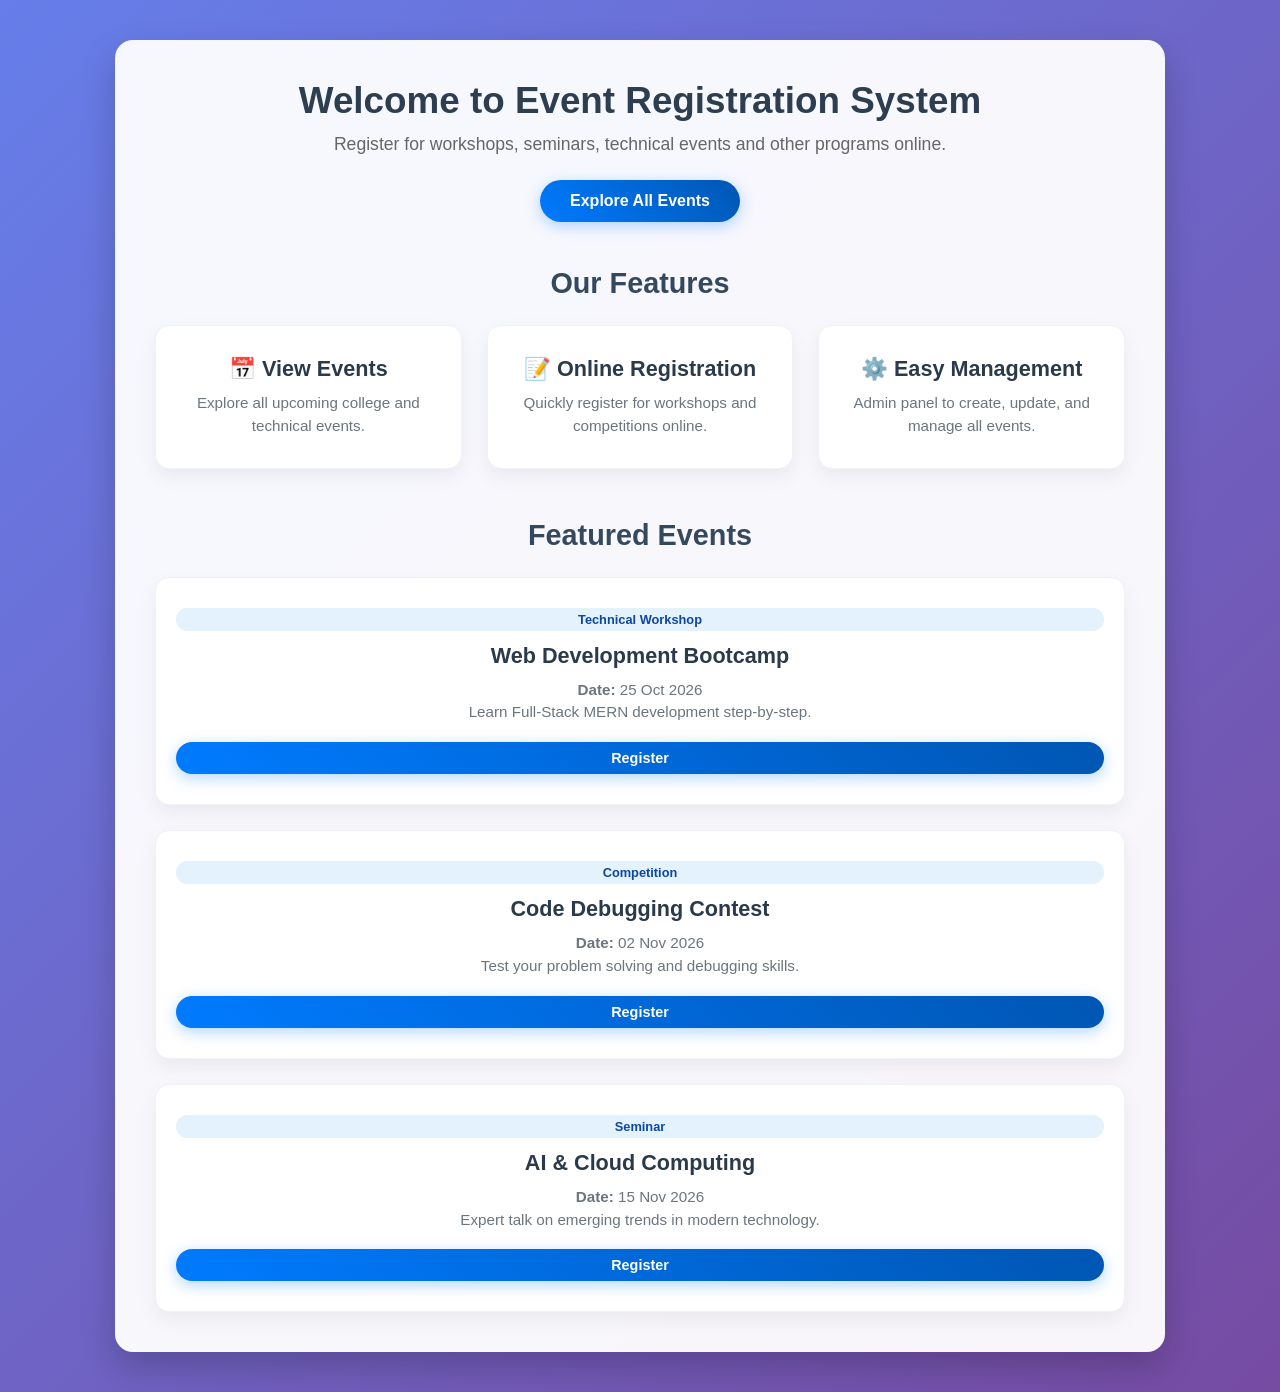
<file: public/index.html>
<!DOCTYPE html>
<html lang="en">
<head>
  <meta charset="UTF-8">
  <title>Event Registration System</title>
  <link rel="stylesheet" href="style.css">
</head>
<body>
  <div class="container">
    <header>
      <h1>Welcome to Event Registration System</h1>
      <p>Register for workshops, seminars, technical events and other programs online.</p>
      <a href="events.html" class="btn">Explore All Events</a>
    </header>

    <section class="features">
      <h2>Our Features</h2>
      <div class="card-grid">
        <a href="events.html" class="card-link">
          <div class="card">
            <h3>📅 View Events</h3>
            <p>Explore all upcoming college and technical events.</p>
          </div>
        </a>

        <a href="register.html" class="card-link">
          <div class="card">
            <h3>📝 Online Registration</h3>
            <p>Quickly register for workshops and competitions online.</p>
          </div>
        </a>

        <a href="admin.html" class="card-link">
          <div class="card">
            <h3>⚙️ Easy Management</h3>
            <p>Admin panel to create, update, and manage all events.</p>
          </div>
        </a>
      </div>
    </section>

    <!-- Featured Events Showcase -->
    <section class="features" style="margin-top: 50px;">
      <h2>Featured Events</h2>
      <div class="card-grid">
        <div class="card">
          <span class="badge">Technical Workshop</span>
          <h3>Web Development Bootcamp</h3>
          <p><strong>Date:</strong> 25 Oct 2026</p>
          <p>Learn Full-Stack MERN development step-by-step.</p>
          <br>
          <a href="register.html" class="btn" style="padding: 8px 18px; font-size: 0.9rem;">Register</a>
        </div>

        <div class="card">
          <span class="badge">Competition</span>
          <h3>Code Debugging Contest</h3>
          <p><strong>Date:</strong> 02 Nov 2026</p>
          <p>Test your problem solving and debugging skills.</p>
          <br>
          <a href="register.html" class="btn" style="padding: 8px 18px; font-size: 0.9rem;">Register</a>
        </div>

        <div class="card">
          <span class="badge">Seminar</span>
          <h3>AI & Cloud Computing</h3>
          <p><strong>Date:</strong> 15 Nov 2026</p>
          <p>Expert talk on emerging trends in modern technology.</p>
          <br>
          <a href="register.html" class="btn" style="padding: 8px 18px; font-size: 0.9rem;">Register</a>
        </div>
      </div>
    </section>
  </div>
</body>
</html>
</file>
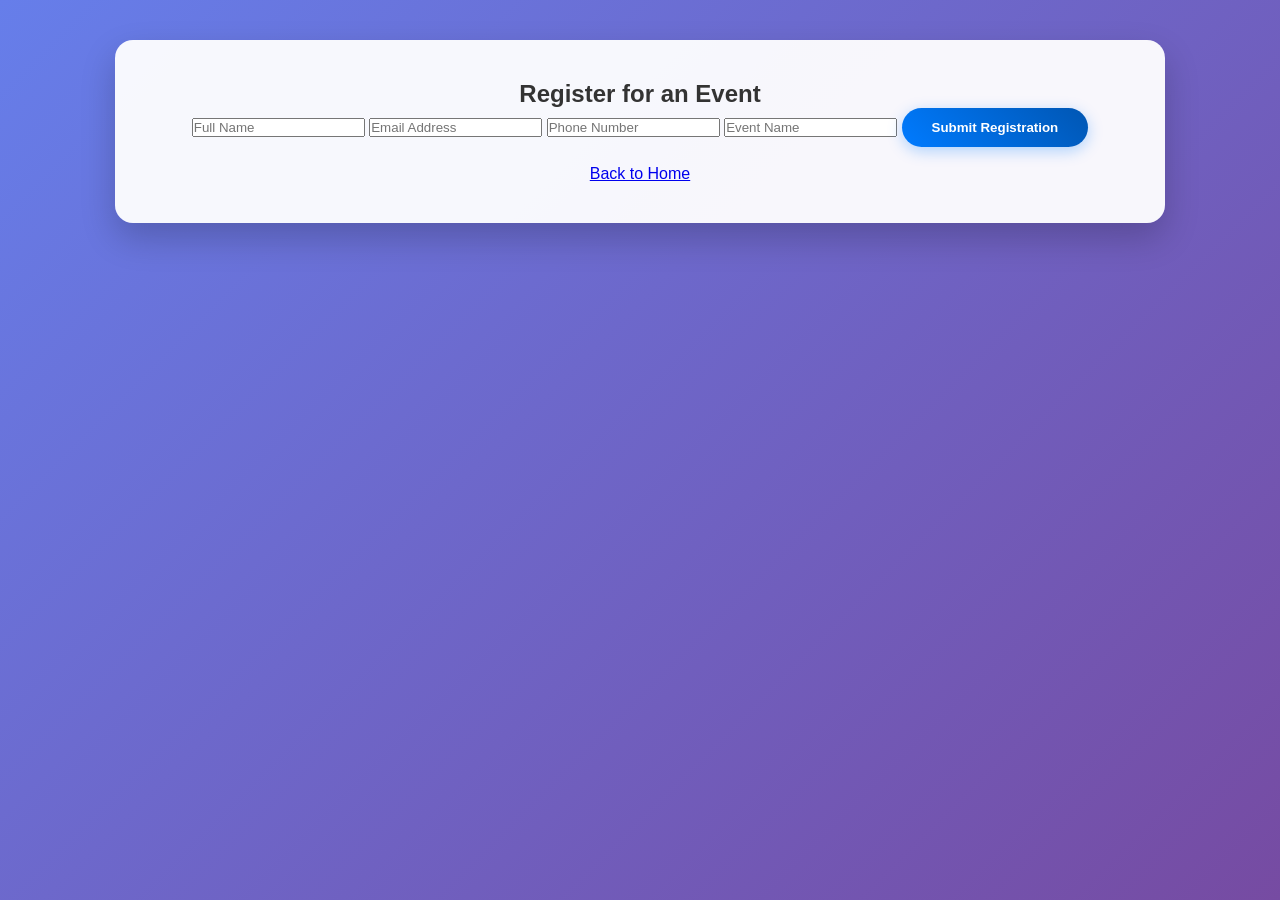
<file: public/register.html>
<!DOCTYPE html>
<html lang="en">
<head>
  <meta charset="UTF-8">
  <title>Event Registration</title>
  <link rel="stylesheet" href="style.css">
</head>
<body>
  <div class="container form-container">
    <h2>Register for an Event</h2>
    <form id="regForm">
      <input type="text" id="name" placeholder="Full Name" required>
      <input type="email" id="email" placeholder="Email Address" required>
      <input type="tel" id="phone" placeholder="Phone Number" required>
      <input type="text" id="eventTitle" placeholder="Event Name" required>
      <button type="submit" class="btn">Submit Registration</button>
    </form>
    <p id="msg"></p>
    <br>
    <a href="index.html">Back to Home</a>
  </div>

  <script>
    document.getElementById('regForm').addEventListener('submit', async (e) => {
      e.preventDefault();
      const payload = {
        name: document.getElementById('name').value,
        email: document.getElementById('email').value,
        phone: document.getElementById('phone').value,
        eventTitle: document.getElementById('eventTitle').value
      };

      const res = await fetch('/api/register', {
        method: 'POST',
        headers: { 'Content-Type': 'application/json' },
        body: JSON.stringify(payload)
      });

      if (res.ok) {
        document.getElementById('msg').innerText = "Registration Successful!";
        document.getElementById('regForm').reset();
      } else {
        document.getElementById('msg').innerText = "Registration Failed!";
      }
    });
  </script>
</body>
</html>
</file>
<file: public/style.css>
* {
  margin: 0;
  padding: 0;
  box-sizing: border-box;
  font-family: 'Segoe UI', Tahoma, Geneva, Verdana, sans-serif;
}

body {
  background: linear-gradient(135deg, #667eea 0%, #764ba2 100%);
  min-height: 100vh;
  padding: 40px 20px;
  color: #333;
}

.container {
  max-width: 1050px;
  margin: 0 auto;
  background: rgba(255, 255, 255, 0.95);
  padding: 40px;
  border-radius: 18px;
  box-shadow: 0 15px 35px rgba(0, 0, 0, 0.2);
  text-align: center;
}

header h1 {
  font-size: 2.3rem;
  color: #2c3e50;
  margin-bottom: 12px;
}

header p {
  font-size: 1.1rem;
  color: #666;
  margin-bottom: 25px;
}

.btn {
  display: inline-block;
  background: linear-gradient(45deg, #007bff, #0056b3);
  color: white;
  padding: 12px 30px;
  text-decoration: none;
  font-weight: 600;
  border-radius: 30px;
  border: none;
  cursor: pointer;
  box-shadow: 0 4px 15px rgba(0, 123, 255, 0.3);
  transition: all 0.3s ease;
}

.btn:hover {
  transform: translateY(-2px);
  box-shadow: 0 7px 20px rgba(0, 123, 255, 0.45);
}

.features {
  margin-top: 45px;
}

.features h2 {
  font-size: 1.8rem;
  color: #34495e;
  margin-bottom: 25px;
  position: relative;
}

.card-grid {
  display: flex;
  justify-content: center;
  gap: 25px;
  flex-wrap: wrap;
}

.card-link {
  text-decoration: none;
  color: inherit;
  flex: 1 1 280px;
  max-width: 320px;
  display: flex;
}

.card {
  background: #ffffff;
  padding: 30px 20px;
  border-radius: 14px;
  border: 1px solid #eef2f7;
  box-shadow: 0 8px 20px rgba(0, 0, 0, 0.06);
  transition: all 0.3s ease;
  width: 100%;
  display: flex;
  flex-direction: column;
  justify-content: center;
}

.card:hover {
  transform: translateY(-8px);
  box-shadow: 0 14px 28px rgba(0, 0, 0, 0.15);
  border-color: #667eea;
}

.card h3 {
  font-size: 1.35rem;
  color: #2b3a4a;
  margin-bottom: 10px;
}

.card p {
  color: #6c757d;
  font-size: 0.95rem;
  line-height: 1.5;
}

.badge {
  display: inline-block;
  background-color: #e3f2fd;
  color: #0d47a1;
  padding: 4px 12px;
  border-radius: 20px;
  font-size: 0.8rem;
  font-weight: 600;
  margin-bottom: 12px;
}
</file>
